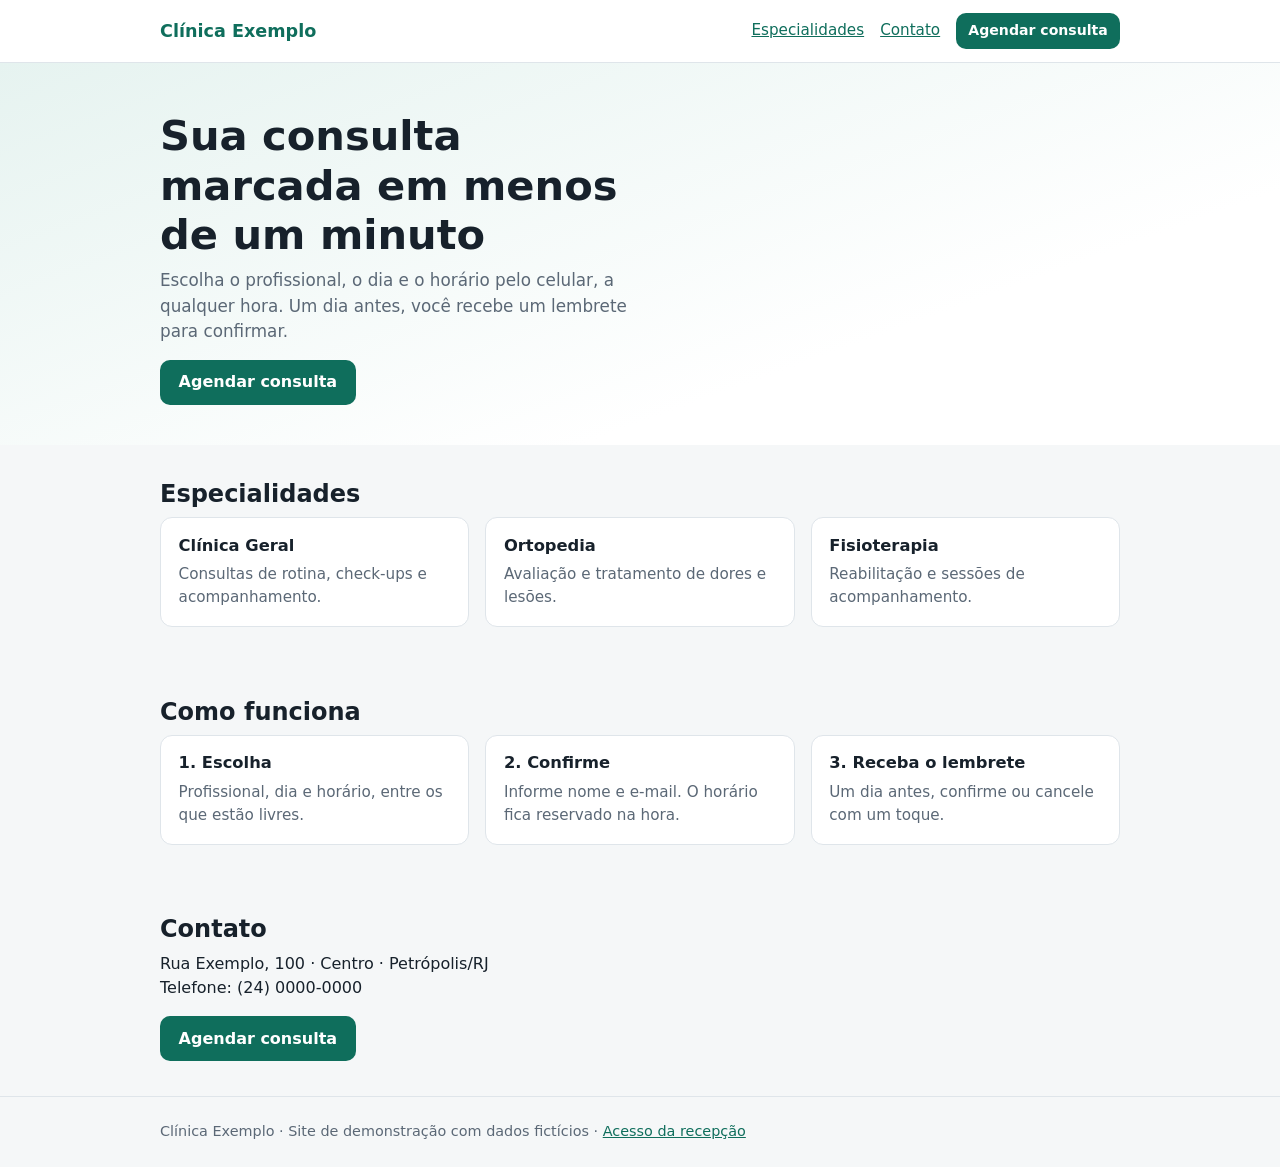
<file: index.html>
<!doctype html>
<html lang="pt-BR">
<head>
<meta charset="utf-8">
<meta name="viewport" content="width=device-width, initial-scale=1">
<title>Clínica Exemplo · Agende sua consulta online</title>
<meta name="description" content="Agende sua consulta online em poucos toques, a qualquer hora.">
<link rel="stylesheet" href="css/estilo.css">
</head>
<body>
<header class="topo">
  <div class="container">
    <a class="logo" href="index.html" data-clinica>Clínica Exemplo</a>
    <nav>
      <a href="#especialidades">Especialidades</a>
      <a href="#contato">Contato</a>
      <a class="btn peq" href="agendar.html">Agendar consulta</a>
    </nav>
  </div>
</header>

<main>
  <section class="hero">
    <div class="container">
      <h1>Sua consulta marcada em menos de um minuto</h1>
      <p>Escolha o profissional, o dia e o horário pelo celular, a qualquer hora. Um dia antes, você recebe um lembrete para confirmar.</p>
      <a class="btn" href="agendar.html">Agendar consulta</a>
    </div>
  </section>

  <section class="secao" id="especialidades">
    <div class="container">
      <h2>Especialidades</h2>
      <div class="grade">
        <div class="cartao"><h3>Clínica Geral</h3><p>Consultas de rotina, check-ups e acompanhamento.</p></div>
        <div class="cartao"><h3>Ortopedia</h3><p>Avaliação e tratamento de dores e lesões.</p></div>
        <div class="cartao"><h3>Fisioterapia</h3><p>Reabilitação e sessões de acompanhamento.</p></div>
      </div>
    </div>
  </section>

  <section class="secao">
    <div class="container">
      <h2>Como funciona</h2>
      <div class="grade">
        <div class="cartao"><h3>1. Escolha</h3><p>Profissional, dia e horário, entre os que estão livres.</p></div>
        <div class="cartao"><h3>2. Confirme</h3><p>Informe nome e e-mail. O horário fica reservado na hora.</p></div>
        <div class="cartao"><h3>3. Receba o lembrete</h3><p>Um dia antes, confirme ou cancele com um toque.</p></div>
      </div>
    </div>
  </section>

  <section class="secao" id="contato">
    <div class="container">
      <h2>Contato</h2>
      <p><span data-endereco></span><br>Telefone: <span data-telefone></span></p>
      <a class="btn" href="agendar.html">Agendar consulta</a>
    </div>
  </section>
</main>

<footer class="rodape">
  <div class="container">
    <span data-clinica>Clínica Exemplo</span> · Site de demonstração com dados fictícios · <a href="painel.html">Acesso da recepção</a>
  </div>
</footer>

<script src="config.js"></script>
<script src="js/comum.js"></script>
</body>
</html>
</file>
<file: css/estilo.css>
:root {
  --tinta: #17212b; --suave: #5b6876; --linha: #dfe5ea; --fundo: #f5f7f8; --papel: #fff;
  --marca: #0f6e5c; --marca-escura: #0b5546; --marca-clara: #e6f3f0;
  --ok: #17794a; --ok-bg: #e3f4ea; --pend: #8a5a00; --pend-bg: #fdf1d8; --canc: #a3312b; --canc-bg: #fbe6e4;
  --raio: 12px;
}
* { box-sizing: border-box; }
html { -webkit-text-size-adjust: 100%; }
body { margin: 0; font-family: system-ui, -apple-system, "Segoe UI", Roboto, Arial, sans-serif; color: var(--tinta); background: var(--fundo); line-height: 1.5; }
a { color: var(--marca); }
h1, h2, h3 { line-height: 1.2; margin: 0 0 .5rem; text-wrap: balance; }
p { margin: 0 0 1rem; }
.container { width: min(100% - 2rem, 960px); margin-inline: auto; }
.estreito { width: min(100% - 2rem, 560px); margin-inline: auto; }

.topo { background: var(--papel); border-bottom: 1px solid var(--linha); }
.topo .container { display: flex; align-items: center; justify-content: space-between; gap: 1rem; padding: .8rem 0; flex-wrap: wrap; }
.logo { font-weight: 700; font-size: 1.1rem; color: var(--marca); text-decoration: none; }
.topo nav { display: flex; gap: 1rem; align-items: center; flex-wrap: wrap; font-size: .95rem; }

.btn { display: inline-flex; align-items: center; justify-content: center; gap: .4rem; min-height: 44px; padding: .6rem 1.1rem; border-radius: 10px; border: 1px solid transparent; background: var(--marca); color: #fff; font: inherit; font-weight: 600; text-decoration: none; cursor: pointer; }
.btn:hover { background: var(--marca-escura); }
.btn:focus-visible, .chip:focus-visible, input:focus-visible, select:focus-visible { outline: 3px solid #7cc4b5; outline-offset: 2px; }
.btn[disabled] { opacity: .55; cursor: not-allowed; }
.btn.sec { background: var(--papel); color: var(--tinta); border-color: var(--linha); }
.btn.sec:hover { background: var(--fundo); }
.btn.perigo { background: var(--papel); color: var(--canc); border-color: #e9c1be; }
.btn.perigo:hover { background: var(--canc-bg); }
.btn.peq { min-height: 36px; padding: .35rem .7rem; font-size: .88rem; }
.btn.largo { width: 100%; }

.hero { background: linear-gradient(160deg, var(--marca-clara), var(--papel) 70%); padding: 3rem 0 2.5rem; }
.hero h1 { font-size: clamp(1.7rem, 5vw, 2.6rem); max-width: 18ch; }
.hero p { color: var(--suave); max-width: 46ch; font-size: 1.05rem; }
.secao { padding: 2.2rem 0; }
.grade { display: grid; gap: 1rem; grid-template-columns: repeat(auto-fit, minmax(220px, 1fr)); }
.cartao { background: var(--papel); border: 1px solid var(--linha); border-radius: var(--raio); padding: 1.1rem; }
.cartao h3 { font-size: 1.02rem; }
.cartao p { color: var(--suave); margin: 0; font-size: .95rem; }
.rodape { border-top: 1px solid var(--linha); padding: 1.5rem 0; color: var(--suave); font-size: .9rem; }

.passos { display: flex; gap: .4rem; margin: 1.2rem 0; padding: 0; list-style: none; font-size: .82rem; color: var(--suave); }
.passos li { flex: 1; padding-top: .45rem; border-top: 3px solid var(--linha); }
.passos li.ativo { border-color: var(--marca); color: var(--tinta); font-weight: 600; }
.passos li.feito { border-color: #8fcabd; }

.opcoes { display: grid; gap: .6rem; }
.opcao { display: flex; flex-direction: column; align-items: flex-start; width: 100%; text-align: left; padding: .85rem 1rem; background: var(--papel); border: 1px solid var(--linha); border-radius: var(--raio); font: inherit; color: inherit; cursor: pointer; min-height: 44px; }
.opcao:hover { border-color: var(--marca); }
.opcao small { color: var(--suave); }
.chips { display: flex; flex-wrap: wrap; gap: .5rem; }
.chip { min-height: 44px; min-width: 64px; padding: .4rem .7rem; background: var(--papel); border: 1px solid var(--linha); border-radius: 10px; font: inherit; color: inherit; cursor: pointer; text-align: center; font-variant-numeric: tabular-nums; }
.chip:hover { border-color: var(--marca); }
.chip.sel { background: var(--marca); border-color: var(--marca); color: #fff; }
.chip small { display: block; font-size: .72rem; opacity: .8; }
.dias { display: flex; gap: .5rem; overflow-x: auto; padding-bottom: .4rem; }
.dias .chip { flex: 0 0 auto; }

label { display: block; font-weight: 600; font-size: .92rem; margin: .9rem 0 .3rem; }
input[type=text], input[type=email], input[type=tel], input[type=password], input[type=date], select {
  width: 100%; min-height: 44px; padding: .55rem .7rem; border: 1px solid #c5ced6; border-radius: 10px; font: inherit; background: var(--papel); color: var(--tinta); }
.check { display: flex; gap: .6rem; align-items: flex-start; font-weight: 400; font-size: .9rem; color: var(--suave); }
.check input { margin-top: .25rem; width: 18px; height: 18px; flex: 0 0 auto; }
.resumo { background: var(--marca-clara); border-radius: var(--raio); padding: .9rem 1rem; margin: 1rem 0; }
.resumo strong { display: block; }
.aviso { padding: .8rem 1rem; border-radius: 10px; margin: 1rem 0; font-size: .95rem; }
.aviso.erro { background: var(--canc-bg); color: var(--canc); }
.aviso.ok { background: var(--ok-bg); color: var(--ok); }
.aviso.info { background: var(--marca-clara); }
.vazio { color: var(--suave); padding: 1rem 0; }
.linha-acoes { display: flex; gap: .6rem; flex-wrap: wrap; margin-top: 1.2rem; }
[hidden] { display: none !important; }

/* painel */
.barra { display: flex; gap: .6rem; align-items: center; flex-wrap: wrap; margin: 1rem 0; }
.barra h2 { margin: 0; font-size: 1.15rem; flex: 1 1 100%; }
.barra select, .barra input[type=date] { width: auto; }
.numeros { display: grid; grid-template-columns: repeat(4, 1fr); gap: .6rem; margin-bottom: 1rem; }
.numero { background: var(--papel); border: 1px solid var(--linha); border-radius: var(--raio); padding: .7rem .8rem; }
.numero b { display: block; font-size: 1.5rem; font-variant-numeric: tabular-nums; }
.numero span { font-size: .8rem; color: var(--suave); }
.consulta { display: grid; grid-template-columns: 64px 1fr; gap: .2rem .8rem; background: var(--papel); border: 1px solid var(--linha); border-radius: var(--raio); padding: .8rem 1rem; margin-bottom: .6rem; }
.consulta .hora { font-weight: 700; font-size: 1.1rem; font-variant-numeric: tabular-nums; }
.consulta .nome { font-weight: 600; overflow-wrap: anywhere; }
.consulta .meta { color: var(--suave); font-size: .88rem; overflow-wrap: anywhere; }
.consulta .acoes { grid-column: 2; display: flex; gap: .4rem; flex-wrap: wrap; margin-top: .4rem; }
.consulta.cancelada .nome, .consulta.cancelada .hora { text-decoration: line-through; color: var(--suave); }
.selo { display: inline-block; padding: .1rem .55rem; border-radius: 999px; font-size: .78rem; font-weight: 600; }
.selo.pendente { background: var(--pend-bg); color: var(--pend); }
.selo.confirmada { background: var(--ok-bg); color: var(--ok); }
.selo.cancelada { background: var(--canc-bg); color: var(--canc); }
dialog { border: 0; border-radius: var(--raio); padding: 1.2rem; width: min(100% - 2rem, 460px); }
dialog::backdrop { background: rgb(0 0 0 / .45); }
@media (max-width: 520px) { .numeros { grid-template-columns: repeat(2, 1fr); } }
</file>
